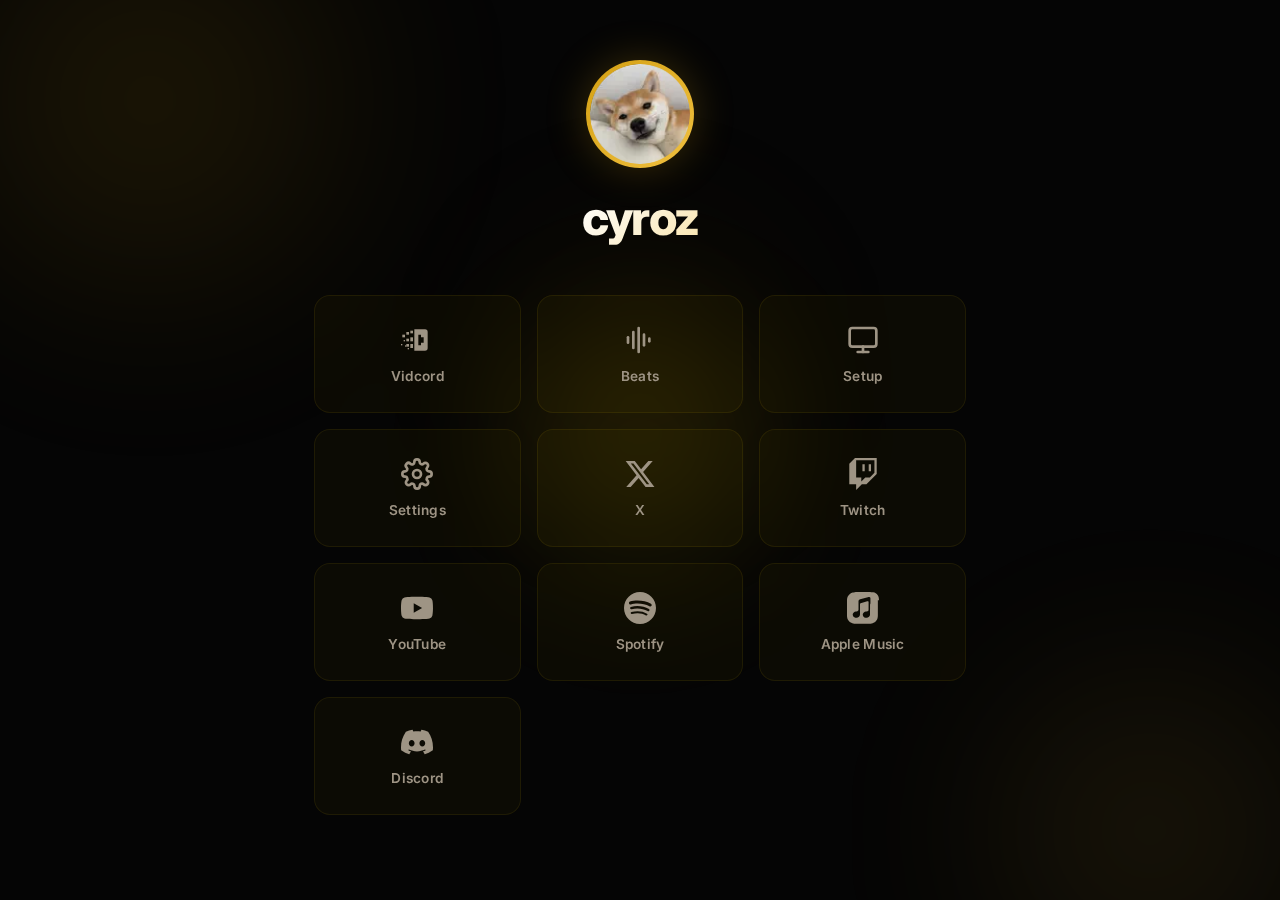
<file: index.html>
<!DOCTYPE html>
<html lang="en">

<head>
    <meta charset="UTF-8">
    <meta name="viewport" content="width=device-width, initial-scale=1.0">
    <meta name="color-scheme" content="dark">
    <meta name="theme-color" content="#050505">
    <meta name="theme-color" media="(prefers-color-scheme: dark)" content="#050505">
    <meta name="theme-color" media="(prefers-color-scheme: light)" content="#050505">
    <meta name="description" content="cyroz - Personal website and social links">
    <meta name="keywords" content="cyroz, personal website, social media, setup">
    <meta name="author" content="cyroz">
    <meta property="og:title" content="cyroz">
    <meta property="og:description" content="Personal website and social links">
    <meta property="og:type" content="website">
    <meta property="og:url" content="https://cyroz1.github.io">
    <meta property="og:image" content="https://cyroz1.github.io/assets/images/og-preview.png">
    <meta name="twitter:card" content="summary_large_image">
    <meta name="twitter:image" content="https://cyroz1.github.io/assets/images/og-preview.png">
    <link rel="canonical" href="https://cyroz1.github.io/">
    <title>cyroz</title>
    <link rel="icon" type="image/svg+xml" href="favicon.svg">
    <link rel="icon" type="image/x-icon" href="favicon.ico">
    <link rel="preload" href="assets/images/cyroz-circle-96.webp" as="image">
    <link rel="stylesheet" href="css/base.css">
    <link rel="stylesheet" href="css/styles.css">
    <link rel="preconnect" href="https://fonts.googleapis.com">
    <link rel="preconnect" href="https://fonts.gstatic.com" crossorigin>
    <link rel="preload" href="https://fonts.googleapis.com/css2?family=Inter:wght@400;500;600;700;800;900&display=swap"
        as="style">
    <link href="https://fonts.googleapis.com/css2?family=Inter:wght@400;500;600;700;800;900&display=swap"
        rel="stylesheet">
</head>

<body>
    <div class="bg-canvas">
        <div class="glow glow-1"></div>
        <div class="glow glow-2"></div>
        <div class="glow glow-3"></div>
        <div class="glow-cursor" id="glowCursor"></div>
    </div>

    <main class="container">
        <header class="hero">
            <div class="avatar-ring">
                <img src="assets/images/cyroz-circle-96.webp" alt="cyroz" width="96" height="96">
            </div>
            <h1>cyroz</h1>
        </header>

        <div class="link-grid">
            <a href="https://github.com/cyroz1/vidcord" target="_blank" rel="noopener noreferrer" class="link-card"
                id="link-vidcord" style="--delay: 0" aria-label="Vidcord — GitHub">
                <svg class="card-icon" aria-hidden="true" viewBox="0 0 24 24" fill="currentColor">
                    <path fill-rule="evenodd"
                        d="M10 4h8a2 2 0 0 1 2 2v12a2 2 0 0 1-2 2h-8V4zm3 4v8h2v-2h2v-4h-2V8h-2z" />
                    <rect x="7" y="5" width="2" height="2" />
                    <rect x="7" y="10" width="2" height="3" />
                    <rect x="7" y="15" width="2" height="3" />
                    <rect x="4" y="6" width="2" height="2" />
                    <rect x="4" y="11" width="2" height="2" />
                    <rect x="4" y="15" width="2" height="2" />
                    <rect x="5" y="18" width="1" height="1" />
                    <rect x="1" y="8" width="2" height="2" />
                    <rect x="2" y="12" width="1" height="1" />
                    <rect x="0" y="15" width="1" height="1" />
                    <rect x="3" y="16" width="1" height="1" />
                </svg>
                <span class="card-label">Vidcord</span>
            </a>

            <a href="beats.html" class="link-card" id="link-beats" style="--delay: 1"
                aria-label="Beats — buy instrumentals">
                <svg class="card-icon" aria-hidden="true" viewBox="0 0 24 24" fill="none" stroke="currentColor"
                    stroke-width="2" stroke-linecap="round" stroke-linejoin="round">
                    <path d="M3 10v4" />
                    <path d="M7 6v12" />
                    <path d="M11 3v18" />
                    <path d="M15 8v8" />
                    <path d="M19 11v2" />
                </svg>
                <span class="card-label">Beats</span>
            </a>

            <a href="setup.html" class="link-card" id="link-setup" style="--delay: 2"
                aria-label="Setup — hardware and gear">
                <svg class="card-icon" aria-hidden="true" viewBox="0 0 24 24" fill="none" stroke="currentColor"
                    stroke-width="2" stroke-linecap="round" stroke-linejoin="round">
                    <rect x="2" y="3" width="20" height="14" rx="2" ry="2" />
                    <line x1="8" y1="21" x2="16" y2="21" />
                    <line x1="12" y1="17" x2="12" y2="21" />
                </svg>
                <span class="card-label">Setup</span>
            </a>

            <a href="settings.html" class="link-card" id="link-settings" style="--delay: 3"
                aria-label="Settings — config file previews">
                <svg class="card-icon" aria-hidden="true" viewBox="0 0 24 24" fill="none" stroke="currentColor"
                    stroke-width="2" stroke-linecap="round" stroke-linejoin="round">
                    <circle cx="12" cy="12" r="3" />
                    <path
                        d="M19.4 15a1.65 1.65 0 0 0 .33 1.82l.06.06a2 2 0 1 1-2.83 2.83l-.06-.06a1.65 1.65 0 0 0-1.82-.33 1.65 1.65 0 0 0-1 1.51V21a2 2 0 0 1-4 0v-.09A1.65 1.65 0 0 0 9 19.4a1.65 1.65 0 0 0-1.82.33l-.06.06a2 2 0 1 1-2.83-2.83l.06-.06A1.65 1.65 0 0 0 4.68 15a1.65 1.65 0 0 0-1.51-1H3a2 2 0 0 1 0-4h.09A1.65 1.65 0 0 0 4.6 9a1.65 1.65 0 0 0-.33-1.82l-.06-.06a2 2 0 1 1 2.83-2.83l.06.06A1.65 1.65 0 0 0 9 4.68a1.65 1.65 0 0 0 1-1.51V3a2 2 0 0 1 4 0v.09a1.65 1.65 0 0 0 1 1.51 1.65 1.65 0 0 0 1.82-.33l.06-.06a2 2 0 1 1 2.83 2.83l-.06.06A1.65 1.65 0 0 0 19.4 9a1.65 1.65 0 0 0 1.51 1H21a2 2 0 0 1 0 4h-.09a1.65 1.65 0 0 0-1.51 1z" />
                </svg>
                <span class="card-label">Settings</span>
            </a>

            <a href="https://x.com/cyrozfn" target="_blank" rel="noopener noreferrer" class="link-card" id="link-x"
                style="--delay: 4" aria-label="cyroz on X (Twitter)">
                <svg class="card-icon" aria-hidden="true" viewBox="0 0 24 24" fill="currentColor">
                    <path
                        d="M18.244 2.25h3.308l-7.227 8.26 8.502 11.24H16.17l-5.214-6.817L4.99 21.75H1.68l7.73-8.835L1.254 2.25H8.08l4.713 6.231zm-1.161 17.52h1.833L7.084 4.126H5.117z" />
                </svg>
                <span class="card-label">X</span>
            </a>

            <a href="https://twitch.tv/cyroz_" target="_blank" rel="noopener noreferrer" class="link-card"
                id="link-twitch" style="--delay: 5" aria-label="cyroz on Twitch">
                <svg class="card-icon" aria-hidden="true" viewBox="0 0 24 24" fill="currentColor">
                    <path
                        d="M11.571 4.714h1.715v5.143H11.57zm4.715 0H18v5.143h-1.714zM6 0 1.714 4.286v15.428h5.143V24l4.286-4.286h3.428L22.286 12V0zm14.571 11.143-3.428 3.428h-3.429l-3 3v-3H6.857V1.714h13.714z" />
                </svg>
                <span class="card-label">Twitch</span>
            </a>

            <a href="https://youtube.com/@cyroz1" target="_blank" rel="noopener noreferrer" class="link-card"
                id="link-youtube" style="--delay: 6" aria-label="cyroz on YouTube">
                <svg class="card-icon" aria-hidden="true" viewBox="0 0 24 24" fill="currentColor">
                    <path
                        d="M23.498 6.186a3.016 3.016 0 0 0-2.122-2.136C19.505 3.545 12 3.545 12 3.545s-7.505 0-9.377.505A3.017 3.017 0 0 0 .502 6.186C0 8.07 0 12 0 12s0 3.93.502 5.814a3.016 3.016 0 0 0 2.122 2.136c1.871.505 9.376.505 9.376.505s7.505 0 9.377-.505a3.015 3.015 0 0 0 2.122-2.136C24 15.93 24 12 24 12s0-3.93-.502-5.814zM9.545 15.568V8.432L15.818 12z" />
                </svg>
                <span class="card-label">YouTube</span>
            </a>

            <a href="https://open.spotify.com/artist/2zpOy6dmoVh7G9efrBctHF" target="_blank" rel="noopener noreferrer"
                class="link-card" id="link-spotify" style="--delay: 7" aria-label="cyroz on Spotify">
                <svg class="card-icon" aria-hidden="true" viewBox="0 0 24 24" fill="currentColor">
                    <path
                        d="M12 0C5.4 0 0 5.4 0 12s5.4 12 12 12 12-5.4 12-12S18.66 0 12 0zm5.521 17.34c-.24.359-.66.48-1.021.24-2.82-1.74-6.36-2.101-10.561-1.141-.418.122-.779-.179-.899-.539-.12-.421.18-.78.54-.9 4.56-1.021 8.52-.6 11.64 1.32.42.18.479.659.301 1.02zm1.44-3.3c-.301.42-.841.6-1.262.3-3.239-1.98-8.159-2.58-11.939-1.38-.479.12-1.02-.12-1.14-.6-.12-.48.12-1.021.6-1.141C9.6 9.9 15 10.561 18.72 12.84c.361.181.54.78.241 1.2zm.12-3.36C15.24 8.4 8.82 8.16 5.16 9.301c-.6.179-1.2-.181-1.38-.721-.18-.601.18-1.2.72-1.381 4.26-1.26 11.28-1.02 15.721 1.621.539.3.719 1.02.419 1.56-.299.421-1.02.599-1.559.3z" />
                </svg>
                <span class="card-label">Spotify</span>
            </a>

            <a href="https://music.apple.com/us/artist/cyroz/1772918529" target="_blank" rel="noopener noreferrer"
                class="link-card" id="link-apple-music" style="--delay: 8" aria-label="cyroz on Apple Music">
                <svg class="card-icon" aria-hidden="true" viewBox="0 0 24 24" fill="currentColor">
                    <path
                        d="M23.994 6.124a9.23 9.23 0 0 0-.24-2.19c-.317-1.31-1.062-2.31-2.18-3.043A5.022 5.022 0 0 0 19.7.28a10.49 10.49 0 0 0-1.564-.15C17.638.08 17.14.05 16.458.05h-8.98c-.698 0-1.196.03-1.68.08-.55.05-1.1.13-1.57.29a4.981 4.981 0 0 0-1.87.82C1.24 2.08.5 3.13.18 4.42A9.315 9.315 0 0 0 0 6.61v10.78c0 .49.03.98.09 1.46.1.8.33 1.55.71 2.24a5.038 5.038 0 0 0 3.15 2.43c.46.12.95.19 1.43.23.49.04.99.07 1.48.07h9.16c.57 0 1.14-.02 1.71-.07a7.3 7.3 0 0 0 1.5-.25 5.024 5.024 0 0 0 3.12-2.46c.36-.67.58-1.39.69-2.15.07-.49.1-.99.11-1.49V6.124zm-6.72 2.338l-.01 8.16c0 .34-.04.67-.14.99a2.198 2.198 0 0 1-1.58 1.49c-.36.1-.73.15-1.1.17-.93.04-1.78-.37-2.26-1.15a2.207 2.207 0 0 1 .44-2.78c.46-.38 1-.61 1.59-.71.37-.06.74-.1 1.1-.18.38-.08.65-.3.77-.67.07-.21.1-.43.1-.65l.01-5.71a.8.8 0 0 0-.01-.15c-.05-.28-.2-.44-.48-.39-.18.03-.36.08-.53.13l-4.97 1.34c-.22.06-.37.2-.42.43-.02.11-.03.23-.03.35v7.39c0 .37-.05.73-.16 1.08a2.183 2.183 0 0 1-1.57 1.45c-.37.1-.75.15-1.13.17-.9.04-1.74-.35-2.22-1.12a2.208 2.208 0 0 1 .4-2.79 3.16 3.16 0 0 1 1.58-.72c.37-.06.74-.11 1.11-.18.39-.08.66-.31.78-.69.06-.2.09-.4.09-.61V6.898c0-.39.08-.72.38-.99.24-.22.53-.35.85-.42l5.76-1.55c.33-.09.67-.15 1.01-.17.43-.02.75.2.87.62.05.16.07.33.07.5v4.458z" />
                </svg>
                <span class="card-label">Apple Music</span>
            </a>

            <a href="https://discord.gg/aJGKfQk" target="_blank" rel="noopener noreferrer" class="link-card"
                id="link-discord" style="--delay: 9" aria-label="cyroz Discord server">
                <svg class="card-icon" aria-hidden="true" viewBox="0 0 24 24" fill="currentColor">
                    <path
                        d="M20.317 4.3698a19.7913 19.7913 0 00-4.8851-1.5152.0741.0741 0 00-.0785.0371c-.211.3753-.4447.8648-.6083 1.2495-1.8447-.2762-3.68-.2762-5.4868 0-.1636-.3933-.4058-.8742-.6177-1.2495a.077.077 0 00-.0785-.037 19.7363 19.7363 0 00-4.8852 1.515.0699.0699 0 00-.0321.0277C.5334 9.0458-.319 13.5799.0992 18.0578a.0824.0824 0 00.0312.0561c2.0528 1.5076 4.0413 2.4228 5.9929 3.0294a.0777.0777 0 00.0842-.0276c.4616-.6304.8731-1.2952 1.226-1.9942a.076.076 0 00-.0416-.1057c-.6528-.2476-1.2743-.5495-1.8722-.8923a.077.077 0 01-.0076-.1277c.1258-.0943.2517-.1923.3718-.2914a.0743.0743 0 01.0776-.0105c3.9278 1.7933 8.18 1.7933 12.0614 0a.0739.0739 0 01.0785.0095c.1202.099.246.1981.3728.2924a.077.077 0 01-.0066.1276 12.2986 12.2986 0 01-1.8732.8914.0766.0766 0 00-.0407.1067c.3604.698.7719 1.3628 1.225 1.9932a.076.076 0 00.0842.0286c1.961-.6067 3.9495-1.5219 6.0023-3.0294a.077.077 0 00.0313-.0552c.5004-5.177-.8382-9.6739-3.5485-13.6604a.061.061 0 00-.0312-.0286zM8.02 15.3312c-1.1825 0-2.1569-1.0857-2.1569-2.419 0-1.3332.9555-2.4189 2.157-2.4189 1.2108 0 2.1757 1.0952 2.1568 2.419 0 1.3332-.9555 2.4189-2.1569 2.4189zm7.9748 0c-1.1825 0-2.1569-1.0857-2.1569-2.419 0-1.3332.9554-2.4189 2.1569-2.4189 1.2108 0 2.1757 1.0952 2.1568 2.419 0 1.3332-.946 2.4189-2.1568 2.4189z" />
                </svg>
                <span class="card-label">Discord</span>
            </a>
        </div>
    </main>

    <script src="js/cursor.js" defer></script>
</body>

</html>
</file>
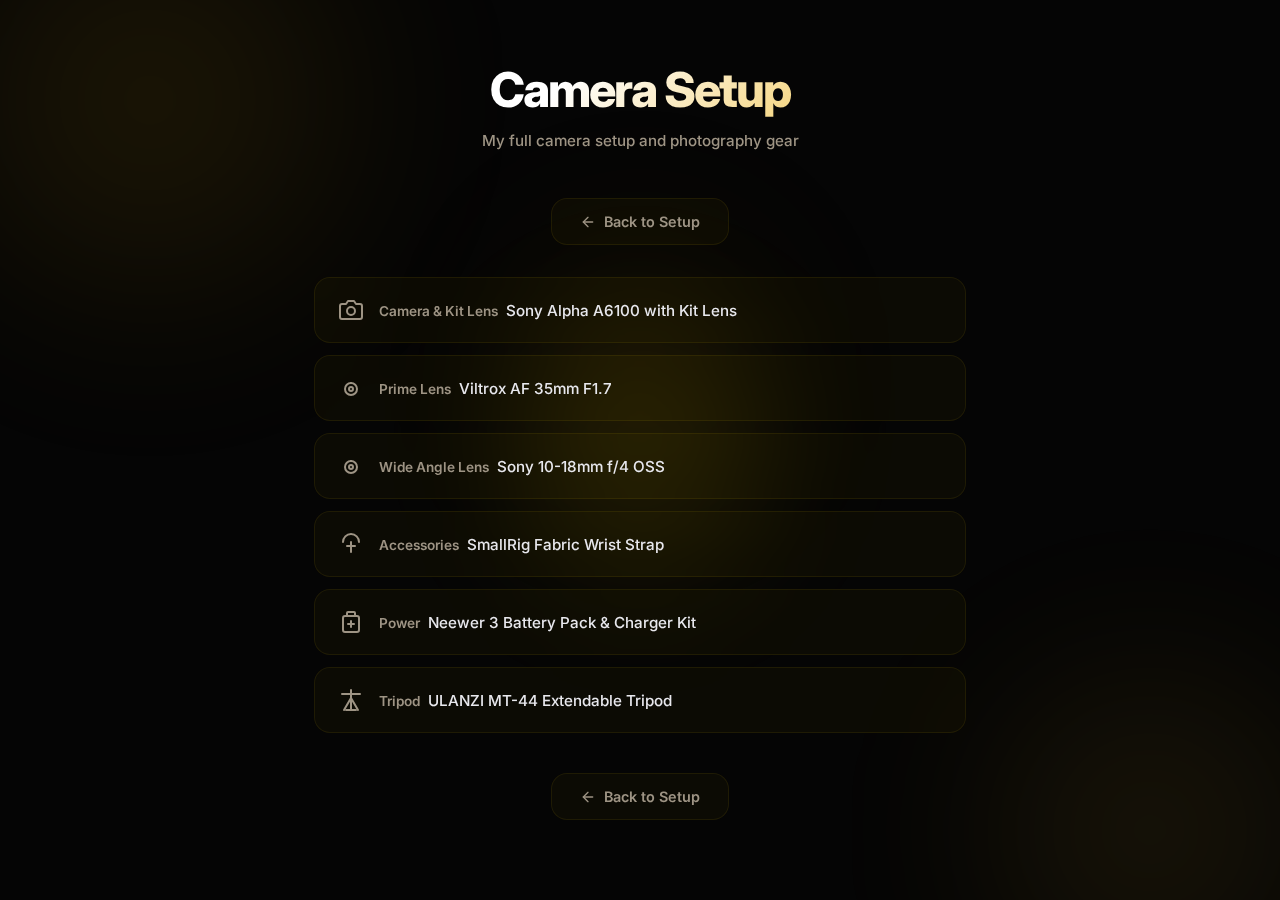
<file: camera.html>
<!DOCTYPE html>
<html lang="en">

<head>
    <meta charset="UTF-8">
    <meta name="viewport" content="width=device-width, initial-scale=1.0">
    <meta name="color-scheme" content="dark">
    <meta name="theme-color" content="#050505">
    <meta name="theme-color" media="(prefers-color-scheme: dark)" content="#050505">
    <meta name="theme-color" media="(prefers-color-scheme: light)" content="#050505">
    <meta name="description" content="cyroz - Camera Setup">
    <meta name="keywords" content="cyroz, camera, gear, setup, photography">
    <meta name="author" content="cyroz">
    <meta property="og:title" content="cyroz - Camera Setup">
    <meta property="og:description" content="Camera setup and gear information">
    <meta property="og:type" content="website">
    <meta property="og:url" content="https://cyroz1.github.io/camera.html">
    <meta property="og:image" content="https://cyroz1.github.io/assets/images/og-preview.png">
    <meta name="twitter:card" content="summary_large_image">
    <meta name="twitter:image" content="https://cyroz1.github.io/assets/images/og-preview.png">
    <link rel="canonical" href="https://cyroz1.github.io/camera.html">
    <title>Camera Setup - cyroz</title>
    <link rel="icon" type="image/svg+xml" href="favicon.svg">
    <link rel="icon" type="image/x-icon" href="favicon.ico">
    <link rel="stylesheet" href="css/base.css">
    <link rel="stylesheet" href="css/setup.css">
    <link rel="preconnect" href="https://fonts.googleapis.com">
    <link rel="preconnect" href="https://fonts.gstatic.com" crossorigin>
    <link rel="preload" href="https://fonts.googleapis.com/css2?family=Inter:wght@400;500;600;700;800;900&display=swap"
        as="style">
    <link href="https://fonts.googleapis.com/css2?family=Inter:wght@400;500;600;700;800;900&display=swap"
        rel="stylesheet">
</head>

<body>
    <div class="bg-canvas">
        <div class="glow glow-1"></div>
        <div class="glow glow-2"></div>
        <div class="glow glow-3"></div>
        <div class="glow-cursor" id="glowCursor"></div>
    </div>

    <main class="container">
        <header class="hero">
            <h1>Camera Setup</h1>
            <p>My full camera setup and photography gear</p>
        </header>

        <div class="back-wrapper" style="margin-bottom: 32px;">
            <a href="setup.html" class="back-button">
                <svg width="16" height="16" viewBox="0 0 24 24" fill="none" stroke="currentColor" stroke-width="2"
                    stroke-linecap="round" stroke-linejoin="round" aria-hidden="true">
                    <line x1="19" y1="12" x2="5" y2="12" />
                    <polyline points="12 19 5 12 12 5" />
                </svg>
                Back to Setup
            </a>
        </div>

        <div class="setup-grid">
            <div class="setup-item" style="--delay: 0">
                <svg class="item-icon" aria-hidden="true" viewBox="0 0 24 24" fill="none" stroke="currentColor"
                    stroke-width="2" stroke-linecap="round" stroke-linejoin="round">
                    <path d="M23 19a2 2 0 0 1-2 2H3a2 2 0 0 1-2-2V8a2 2 0 0 1 2-2h4l2-3h6l2 3h4a2 2 0 0 1 2 2z" />
                    <circle cx="12" cy="13" r="4" />
                </svg>
                <div class="item-content">
                    <span class="item-label">Camera & Kit Lens</span>
                    <a href="https://www.amazon.com/Sony-Mirrorless-Camera-16-50mm-ILCE6100L/dp/B07X71JK4L"
                        target="_blank" rel="noopener noreferrer">Sony Alpha A6100 with Kit Lens</a>
                </div>
            </div>

            <div class="setup-item" style="--delay: 1">
                <svg class="item-icon" aria-hidden="true" viewBox="0 0 24 24" fill="none" stroke="currentColor"
                    stroke-width="2" stroke-linecap="round" stroke-linejoin="round">
                    <circle cx="12" cy="13" r="6" />
                    <circle cx="12" cy="13" r="2" />
                    <line x1="12" y1="7" x2="12" y2="7.01" />
                </svg>
                <div class="item-content">
                    <span class="item-label">Prime Lens</span>
                    <a href="https://www.amazon.com/VILTROX-35mm-AF-F1-7-Aperture/dp/B0DP75SP1N" target="_blank"
                        rel="noopener noreferrer">Viltrox AF 35mm F1.7</a>
                </div>
            </div>

            <div class="setup-item" style="--delay: 2">
                <svg class="item-icon" aria-hidden="true" viewBox="0 0 24 24" fill="none" stroke="currentColor"
                    stroke-width="2" stroke-linecap="round" stroke-linejoin="round">
                    <circle cx="12" cy="13" r="6" />
                    <circle cx="12" cy="13" r="2" />
                    <line x1="12" y1="7" x2="12" y2="7.01" />
                </svg>
                <div class="item-content">
                    <span class="item-label">Wide Angle Lens</span>
                    <a href="https://www.amazon.com/Sony-10-18mm-Wide-angle-Zoom-SEL1018/dp/B0096W1ONK" target="_blank"
                        rel="noopener noreferrer">Sony 10-18mm f/4 OSS</a>
                </div>
            </div>

            <div class="setup-item" style="--delay: 3">
                <svg class="item-icon" aria-hidden="true" viewBox="0 0 24 24" fill="none" stroke="currentColor"
                    stroke-width="2" stroke-linecap="round" stroke-linejoin="round">
                    <path d="M4 10a8 8 0 0 1 16 0" />
                    <line x1="12" y1="10" x2="12" y2="20" />
                    <path d="M8 14h8" />
                </svg>
                <div class="item-content">
                    <span class="item-label">Accessories</span>
                    <a href="https://www.amazon.com/dp/B0DMT3BMXY?ref=ppx_yo2ov_dt_b_fed_asin_title" target="_blank"
                        rel="noopener noreferrer">SmallRig Fabric Wrist Strap</a>
                </div>
            </div>

            <div class="setup-item" style="--delay: 4">
                <svg class="item-icon" aria-hidden="true" viewBox="0 0 24 24" fill="none" stroke="currentColor"
                    stroke-width="2" stroke-linecap="round" stroke-linejoin="round">
                    <rect x="8" y="2" width="8" height="4" rx="1" />
                    <rect x="4" y="6" width="16" height="16" rx="2" />
                    <line x1="12" y1="11" x2="12" y2="17" />
                    <line x1="9" y1="14" x2="15" y2="14" />
                </svg>
                <div class="item-content">
                    <span class="item-label">Power</span>
                    <a href="https://www.amazon.com/dp/B0BKWDSWQJ?ref=ppx_yo2ov_dt_b_fed_asin_title" target="_blank"
                        rel="noopener noreferrer">Neewer 3 Battery Pack & Charger Kit</a>
                </div>
            </div>

            <div class="setup-item" style="--delay: 5">
                <svg class="item-icon" aria-hidden="true" viewBox="0 0 24 24" fill="none" stroke="currentColor"
                    stroke-width="2" stroke-linecap="round" stroke-linejoin="round">
                    <path d="M12 2v20" />
                    <path d="M7 22h10" />
                    <path d="M12 10 5 22" />
                    <path d="M12 10 19 22" />
                    <path d="M3 6h18" />
                </svg>
                <div class="item-content">
                    <span class="item-label">Tripod</span>
                    <a href="https://www.amazon.com/dp/B09T92NK4J?ref_=ppx_hzsearch_conn_dt_b_fed_asin_title_1"
                        target="_blank" rel="noopener noreferrer">ULANZI MT-44 Extendable Tripod</a>
                </div>
            </div>
        </div>

        <div class="back-wrapper">
            <a href="setup.html" class="back-button">
                <svg width="16" height="16" viewBox="0 0 24 24" fill="none" stroke="currentColor" stroke-width="2"
                    stroke-linecap="round" stroke-linejoin="round" aria-hidden="true">
                    <line x1="19" y1="12" x2="5" y2="12" />
                    <polyline points="12 19 5 12 12 5" />
                </svg>
                Back to Setup
            </a>
        </div>
    </main>

    <script src="js/cursor.js" defer></script>
</body>

</html>
</file>
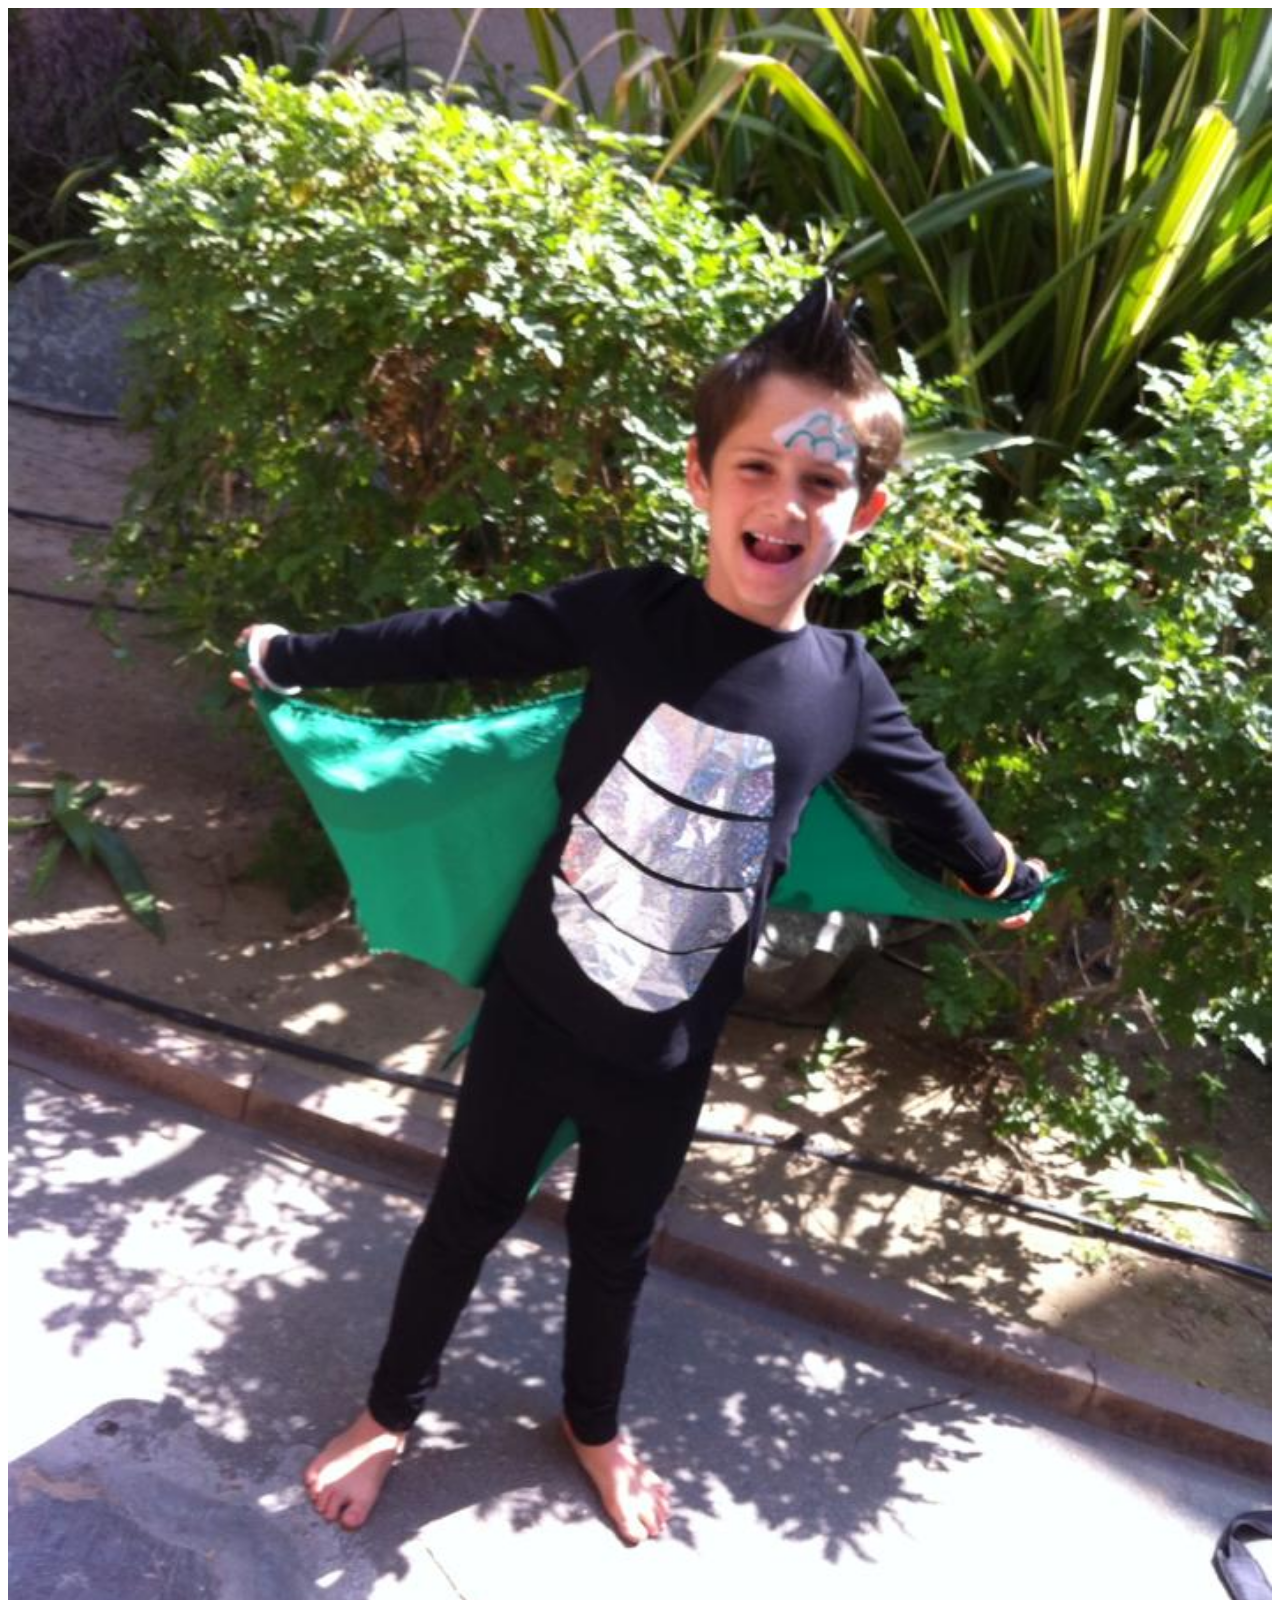
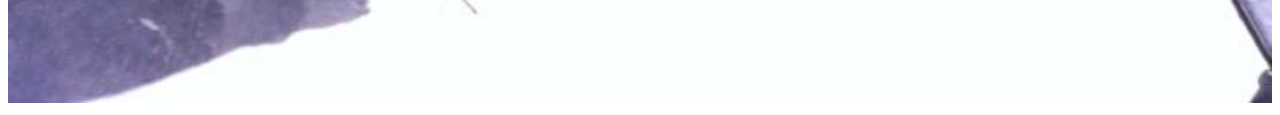
<file: potato.html>
<!DOCTYPE html>
<html lang="en">
<head>
    <meta charset="UTF-8">
    <meta name="viewport" content="width=device-width, initial-scale=1.0">
    <title>potato</title>
    <link rel="stylesheet" href="potato.css">
</head>
<body>
    <main>
        <div>
            <img src="/files/skull emoji.jpg" alt="">
        </div>
    </main>
</body>
</html>
</file>
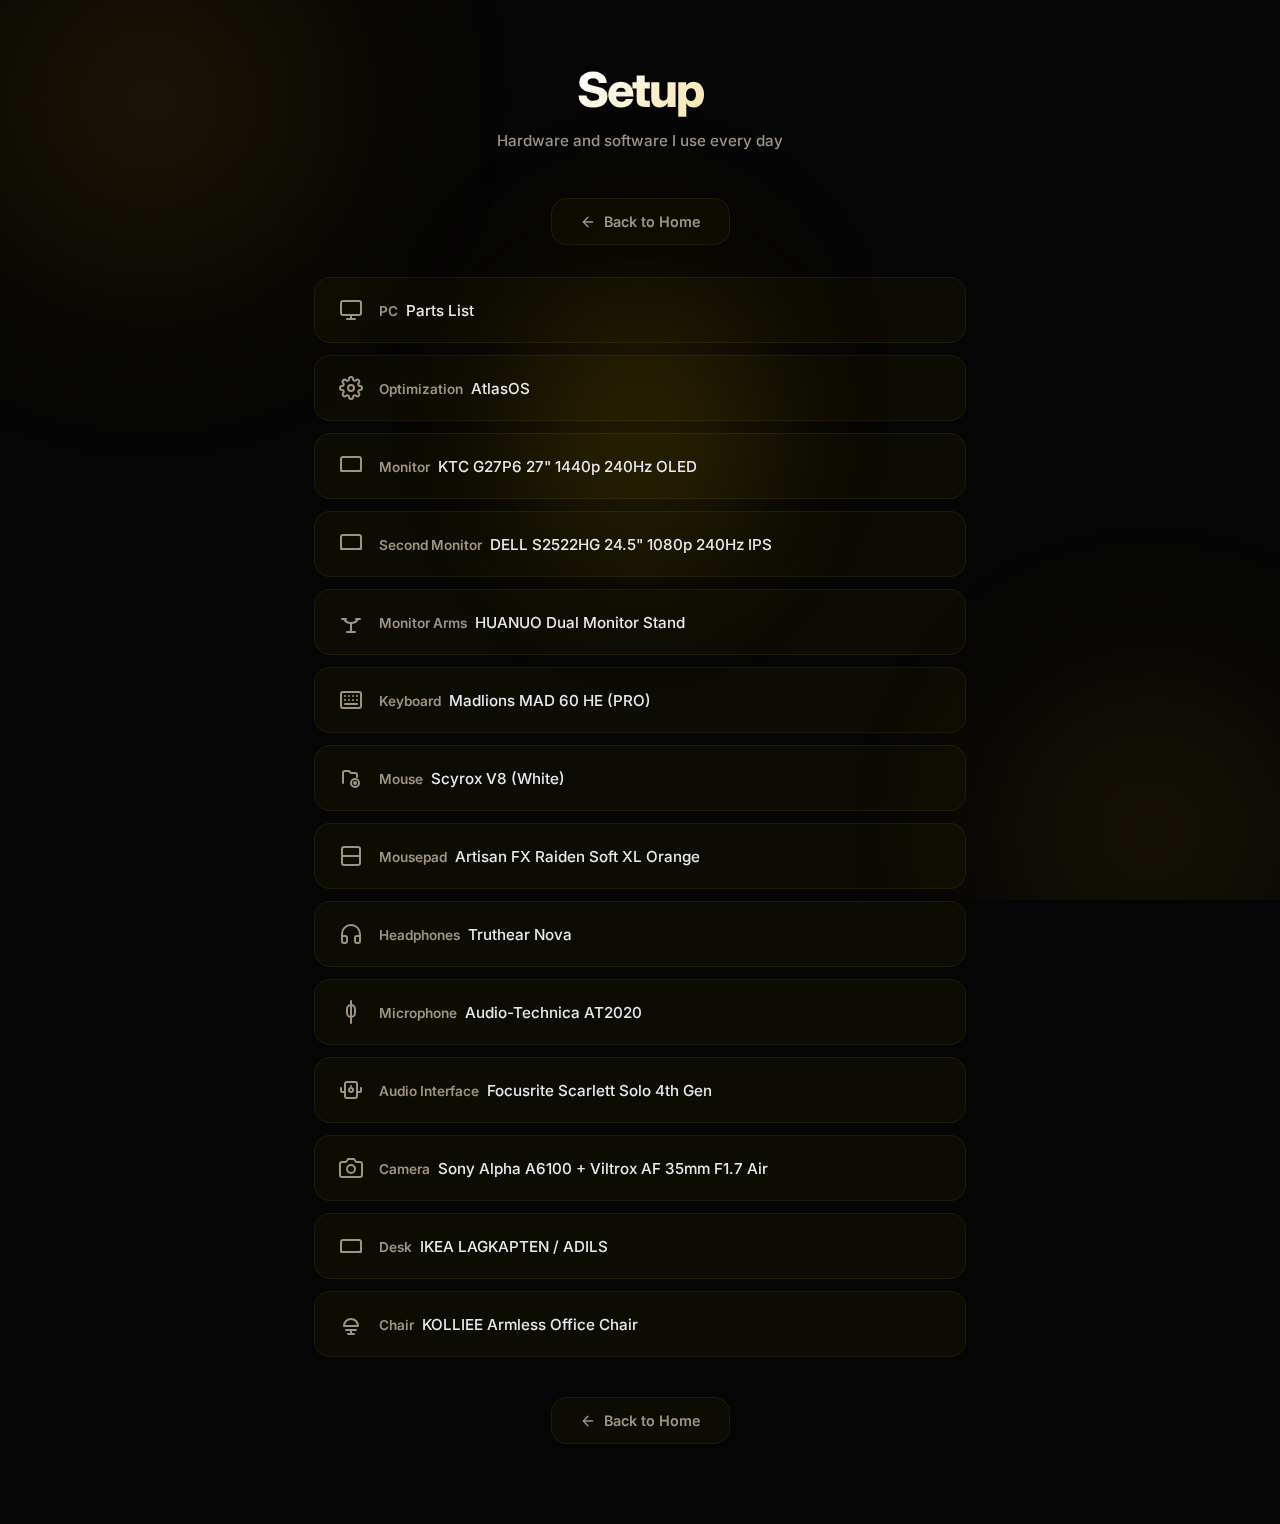
<file: setup.html>
<!DOCTYPE html>
<html lang="en">

<head>
    <meta charset="UTF-8">
    <meta name="viewport" content="width=device-width, initial-scale=1.0">
    <meta name="color-scheme" content="dark">
    <meta name="theme-color" content="#050505">
    <meta name="theme-color" media="(prefers-color-scheme: dark)" content="#050505">
    <meta name="theme-color" media="(prefers-color-scheme: light)" content="#050505">
    <meta name="description" content="cyroz - Setup and gear information">
    <meta name="keywords" content="cyroz, setup, gear, pc, hardware">
    <meta name="author" content="cyroz">
    <meta property="og:title" content="cyroz - Setup">
    <meta property="og:description" content="Setup and gear information">
    <meta property="og:type" content="website">
    <meta property="og:url" content="https://cyroz1.github.io/setup.html">
    <meta property="og:image" content="https://cyroz1.github.io/assets/images/og-preview.png">
    <meta name="twitter:card" content="summary_large_image">
    <meta name="twitter:image" content="https://cyroz1.github.io/assets/images/og-preview.png">
    <link rel="canonical" href="https://cyroz1.github.io/setup.html">
    <title>Setup - cyroz</title>
    <link rel="icon" type="image/svg+xml" href="favicon.svg">
    <link rel="icon" type="image/x-icon" href="favicon.ico">
    <link rel="stylesheet" href="css/base.css">
    <link rel="stylesheet" href="css/setup.css">
    <link rel="preconnect" href="https://fonts.googleapis.com">
    <link rel="preconnect" href="https://fonts.gstatic.com" crossorigin>
    <link rel="preload" href="https://fonts.googleapis.com/css2?family=Inter:wght@400;500;600;700;800;900&display=swap"
        as="style">
    <link href="https://fonts.googleapis.com/css2?family=Inter:wght@400;500;600;700;800;900&display=swap"
        rel="stylesheet">
</head>

<body>
    <div class="bg-canvas">
        <div class="glow glow-1"></div>
        <div class="glow glow-2"></div>
        <div class="glow glow-3"></div>
        <div class="glow-cursor" id="glowCursor"></div>
    </div>

    <main class="container">
        <header class="hero">
            <h1>Setup</h1>
            <p>Hardware and software I use every day</p>
        </header>

        <div class="back-wrapper" style="margin-bottom: 32px;">
            <a href="index.html" class="back-button">
                <svg width="16" height="16" viewBox="0 0 24 24" fill="none" stroke="currentColor" stroke-width="2"
                    stroke-linecap="round" stroke-linejoin="round" aria-hidden="true">
                    <line x1="19" y1="12" x2="5" y2="12" />
                    <polyline points="12 19 5 12 12 5" />
                </svg>
                Back to Home
            </a>
        </div>

        <div class="setup-grid">
            <div class="setup-item" style="--delay: 0">
                <svg class="item-icon" aria-hidden="true" viewBox="0 0 24 24" fill="none" stroke="currentColor"
                    stroke-width="2" stroke-linecap="round" stroke-linejoin="round">
                    <rect x="2" y="3" width="20" height="14" rx="2" />
                    <line x1="8" y1="21" x2="16" y2="21" />
                    <line x1="12" y1="17" x2="12" y2="21" />
                </svg>
                <div class="item-content">
                    <span class="item-label">PC</span>
                    <a href="https://pcpartpicker.com/user/cyr6z/saved/#view=QsbTrH" target="_blank"
                        rel="noopener noreferrer">Parts List</a>
                </div>
            </div>

            <div class="setup-item" style="--delay: 1">
                <svg class="item-icon" aria-hidden="true" viewBox="0 0 24 24" fill="none" stroke="currentColor"
                    stroke-width="2" stroke-linecap="round" stroke-linejoin="round">
                    <circle cx="12" cy="12" r="3" />
                    <path
                        d="M19.4 15a1.65 1.65 0 0 0 .33 1.82l.06.06a2 2 0 1 1-2.83 2.83l-.06-.06a1.65 1.65 0 0 0-1.82-.33 1.65 1.65 0 0 0-1 1.51V21a2 2 0 0 1-4 0v-.09A1.65 1.65 0 0 0 9 19.4a1.65 1.65 0 0 0-1.82.33l-.06.06a2 2 0 1 1-2.83-2.83l.06-.06A1.65 1.65 0 0 0 4.68 15a1.65 1.65 0 0 0-1.51-1H3a2 2 0 0 1 0-4h.09A1.65 1.65 0 0 0 4.6 9a1.65 1.65 0 0 0-.33-1.82l-.06-.06a2 2 0 1 1 2.83-2.83l.06.06A1.65 1.65 0 0 0 9 4.68a1.65 1.65 0 0 0 1-1.51V3a2 2 0 0 1 4 0v.09a1.65 1.65 0 0 0 1 1.51 1.65 1.65 0 0 0 1.82-.33l.06-.06a2 2 0 1 1 2.83 2.83l-.06.06A1.65 1.65 0 0 0 19.4 9a1.65 1.65 0 0 0 1.51 1H21a2 2 0 0 1 0 4h-.09a1.65 1.65 0 0 0-1.51 1z" />
                </svg>
                <div class="item-content">
                    <span class="item-label">Optimization</span>
                    <a href="https://atlasos.net/" target="_blank" rel="noopener noreferrer">AtlasOS</a>
                </div>
            </div>

            <div class="setup-item" style="--delay: 2">
                <svg class="item-icon" aria-hidden="true" viewBox="0 0 24 24" fill="none" stroke="currentColor"
                    stroke-width="2" stroke-linecap="round" stroke-linejoin="round">
                    <rect x="2" y="3" width="20" height="14" rx="2" />
                    <line x1="2" y1="17" x2="22" y2="17" />
                </svg>
                <div class="item-content">
                    <span class="item-label">Monitor</span>
                    <a href="https://a.co/d/hwIRbhm" target="_blank" rel="noopener noreferrer">KTC G27P6 27" 1440p 240Hz
                        OLED</a>
                </div>
            </div>

            <div class="setup-item" style="--delay: 3">
                <svg class="item-icon" aria-hidden="true" viewBox="0 0 24 24" fill="none" stroke="currentColor"
                    stroke-width="2" stroke-linecap="round" stroke-linejoin="round">
                    <rect x="2" y="3" width="20" height="14" rx="2" />
                    <line x1="2" y1="17" x2="22" y2="17" />
                </svg>
                <div class="item-content">
                    <span class="item-label">Second Monitor</span>
                    <a href="https://a.co/d/dhPc3pY" target="_blank" rel="noopener noreferrer">DELL S2522HG 24.5" 1080p
                        240Hz IPS</a>
                </div>
            </div>

            <div class="setup-item" style="--delay: 4">
                <!-- Monitor arm / stand icon -->
                <svg class="item-icon" aria-hidden="true" viewBox="0 0 24 24" fill="none" stroke="currentColor"
                    stroke-width="2" stroke-linecap="round" stroke-linejoin="round">
                    <line x1="12" y1="22" x2="12" y2="13" />
                    <line x1="8" y1="22" x2="16" y2="22" />
                    <path d="M12 13 C12 13 7 13 5 9" />
                    <path d="M12 13 C12 13 17 13 19 9" />
                    <line x1="3" y1="9" x2="7" y2="9" />
                    <line x1="17" y1="9" x2="21" y2="9" />
                </svg>
                <div class="item-content">
                    <span class="item-label">Monitor Arms</span>
                    <a href="https://a.co/d/2Th6EFp" target="_blank" rel="noopener noreferrer">HUANUO Dual Monitor
                        Stand</a>
                </div>
            </div>

            <div class="setup-item" style="--delay: 5">
                <svg class="item-icon" aria-hidden="true" viewBox="0 0 24 24" fill="none" stroke="currentColor"
                    stroke-width="2" stroke-linecap="round" stroke-linejoin="round">
                    <rect x="2" y="4" width="20" height="16" rx="2" />
                    <path d="M6 8h.01M10 8h.01M14 8h.01M18 8h.01M6 12h.01M10 12h.01M14 12h.01M18 12h.01M6 16h12" />
                </svg>
                <div class="item-content">
                    <span class="item-label">Keyboard</span>
                    <a href="https://madlionskeyboard.com/product/mad60he/" target="_blank"
                        rel="noopener noreferrer">Madlions MAD 60 HE (PRO)</a>
                </div>
            </div>

            <div class="setup-item" style="--delay: 6">
                <svg class="item-icon" aria-hidden="true" viewBox="0 0 24 24" fill="none" stroke="currentColor"
                    stroke-width="2" stroke-linecap="round" stroke-linejoin="round">
                    <path d="M4 17V7a2 2 0 0 1 2-2h4l2 2h4a2 2 0 0 1 2 2v2" />
                    <path d="M12 17a4 4 0 1 0 8 0 4 4 0 1 0-8 0" />
                    <circle cx="16" cy="17" r="1" />
                </svg>
                <div class="item-content">
                    <span class="item-label">Mouse</span>
                    <a href="https://scyrox.com/products/scyrox-v8?variant=41125308530750" target="_blank"
                        rel="noopener noreferrer">Scyrox V8 (White)</a>
                </div>
            </div>

            <div class="setup-item" style="--delay: 7">
                <svg class="item-icon" aria-hidden="true" viewBox="0 0 24 24" fill="none" stroke="currentColor"
                    stroke-width="2" stroke-linecap="round" stroke-linejoin="round">
                    <rect x="3" y="3" width="18" height="18" rx="2" />
                    <line x1="3" y1="12" x2="21" y2="12" />
                </svg>
                <div class="item-content">
                    <span class="item-label">Mousepad</span>
                    <a href="https://artisan-jp.com/global/fx-raiden" target="_blank" rel="noopener noreferrer">Artisan
                        FX Raiden Soft XL Orange</a>
                </div>
            </div>

            <div class="setup-item" style="--delay: 8">
                <svg class="item-icon" aria-hidden="true" viewBox="0 0 24 24" fill="none" stroke="currentColor"
                    stroke-width="2" stroke-linecap="round" stroke-linejoin="round">
                    <path d="M3 18v-6a9 9 0 0 1 18 0v6" />
                    <path
                        d="M21 19a2 2 0 0 1-2 2h-1a2 2 0 0 1-2-2v-3a2 2 0 0 1 2-2h3zM3 19a2 2 0 0 0 2 2h1a2 2 0 0 0 2-2v-3a2 2 0 0 0-2-2H3z" />
                </svg>
                <div class="item-content">
                    <span class="item-label">Headphones</span>
                    <a href="https://truthear.com/products/nova" target="_blank" rel="noopener noreferrer">Truthear
                        Nova</a>
                </div>
            </div>

            <div class="setup-item" style="--delay: 9">
                <svg class="item-icon" aria-hidden="true" viewBox="0 0 24 24" fill="none" stroke="currentColor"
                    stroke-width="2" stroke-linecap="round" stroke-linejoin="round">
                    <line x1="12" y1="1" x2="12" y2="23" />
                    <path d="M12 5a4 4 0 0 1 4 4v4a4 4 0 0 1-8 0V9a4 4 0 0 1 4-4z" />
                </svg>
                <div class="item-content">
                    <span class="item-label">Microphone</span>
                    <a href="https://a.co/d/484D3ks" target="_blank" rel="noopener noreferrer">Audio-Technica AT2020</a>
                </div>
            </div>

            <div class="setup-item" style="--delay: 10">
                <svg class="item-icon" aria-hidden="true" viewBox="0 0 24 24" fill="none" stroke="currentColor"
                    stroke-width="2" stroke-linecap="round" stroke-linejoin="round">
                    <path d="M2 10v3a1 1 0 0 0 1 1h3" />
                    <path d="M22 10v3a1 1 0 0 1-1 1h-3" />
                    <rect x="6" y="4" width="12" height="16" rx="2" />
                    <circle cx="12" cy="12" r="2" />
                    <line x1="12" y1="8" x2="12" y2="8.01" />
                </svg>
                <div class="item-content">
                    <span class="item-label">Audio Interface</span>
                    <a href="https://a.co/d/e5jVWsV" target="_blank" rel="noopener noreferrer">Focusrite Scarlett Solo
                        4th Gen</a>
                </div>
            </div>

            <div class="setup-item" style="--delay: 11">
                <svg class="item-icon" aria-hidden="true" viewBox="0 0 24 24" fill="none" stroke="currentColor"
                    stroke-width="2" stroke-linecap="round" stroke-linejoin="round">
                    <path d="M23 19a2 2 0 0 1-2 2H3a2 2 0 0 1-2-2V8a2 2 0 0 1 2-2h4l2-3h6l2 3h4a2 2 0 0 1 2 2z" />
                    <circle cx="12" cy="13" r="4" />
                </svg>
                <div class="item-content">
                    <span class="item-label">Camera</span>
                    <a href="https://a.co/d/1DhUBHQ" target="_blank" rel="noopener noreferrer">Sony Alpha A6100 +
                        Viltrox AF 35mm F1.7 Air</a>
                </div>
            </div>

            <div class="setup-item" style="--delay: 12">
                <svg class="item-icon" aria-hidden="true" viewBox="0 0 24 24" fill="none" stroke="currentColor"
                    stroke-width="2" stroke-linecap="round" stroke-linejoin="round">
                    <rect x="2" y="6" width="20" height="12" rx="2" />
                    <line x1="2" y1="18" x2="22" y2="18" />
                </svg>
                <div class="item-content">
                    <span class="item-label">Desk</span>
                    <a href="https://www.ikea.com/us/en/p/lagkapten-adils-desk-white-s29416758/#content" target="_blank"
                        rel="noopener noreferrer">IKEA LAGKAPTEN / ADILS</a>
                </div>
            </div>

            <div class="setup-item" style="--delay: 13">
                <svg class="item-icon" aria-hidden="true" viewBox="0 0 24 24" fill="none" stroke="currentColor"
                    stroke-width="2" stroke-linecap="round" stroke-linejoin="round">
                    <path d="M7 18h10" />
                    <path d="M12 18v4" />
                    <path d="M5 14a7 7 0 0 1 7-7 7 7 0 0 1 7 7v0H5z" />
                    <line x1="9" y1="22" x2="15" y2="22" />
                </svg>
                <div class="item-content">
                    <span class="item-label">Chair</span>
                    <a href="https://a.co/d/1aMG9Xk" target="_blank" rel="noopener noreferrer">KOLLIEE Armless Office
                        Chair</a>
                </div>
            </div>
        </div>

        <div class="back-wrapper">
            <a href="index.html" class="back-button">
                <svg width="16" height="16" viewBox="0 0 24 24" fill="none" stroke="currentColor" stroke-width="2"
                    stroke-linecap="round" stroke-linejoin="round" aria-hidden="true">
                    <line x1="19" y1="12" x2="5" y2="12" />
                    <polyline points="12 19 5 12 12 5" />
                </svg>
                Back to Home
            </a>
        </div>
    </main>

    <script src="js/cursor.js" defer></script>
</body>

</html>
</file>
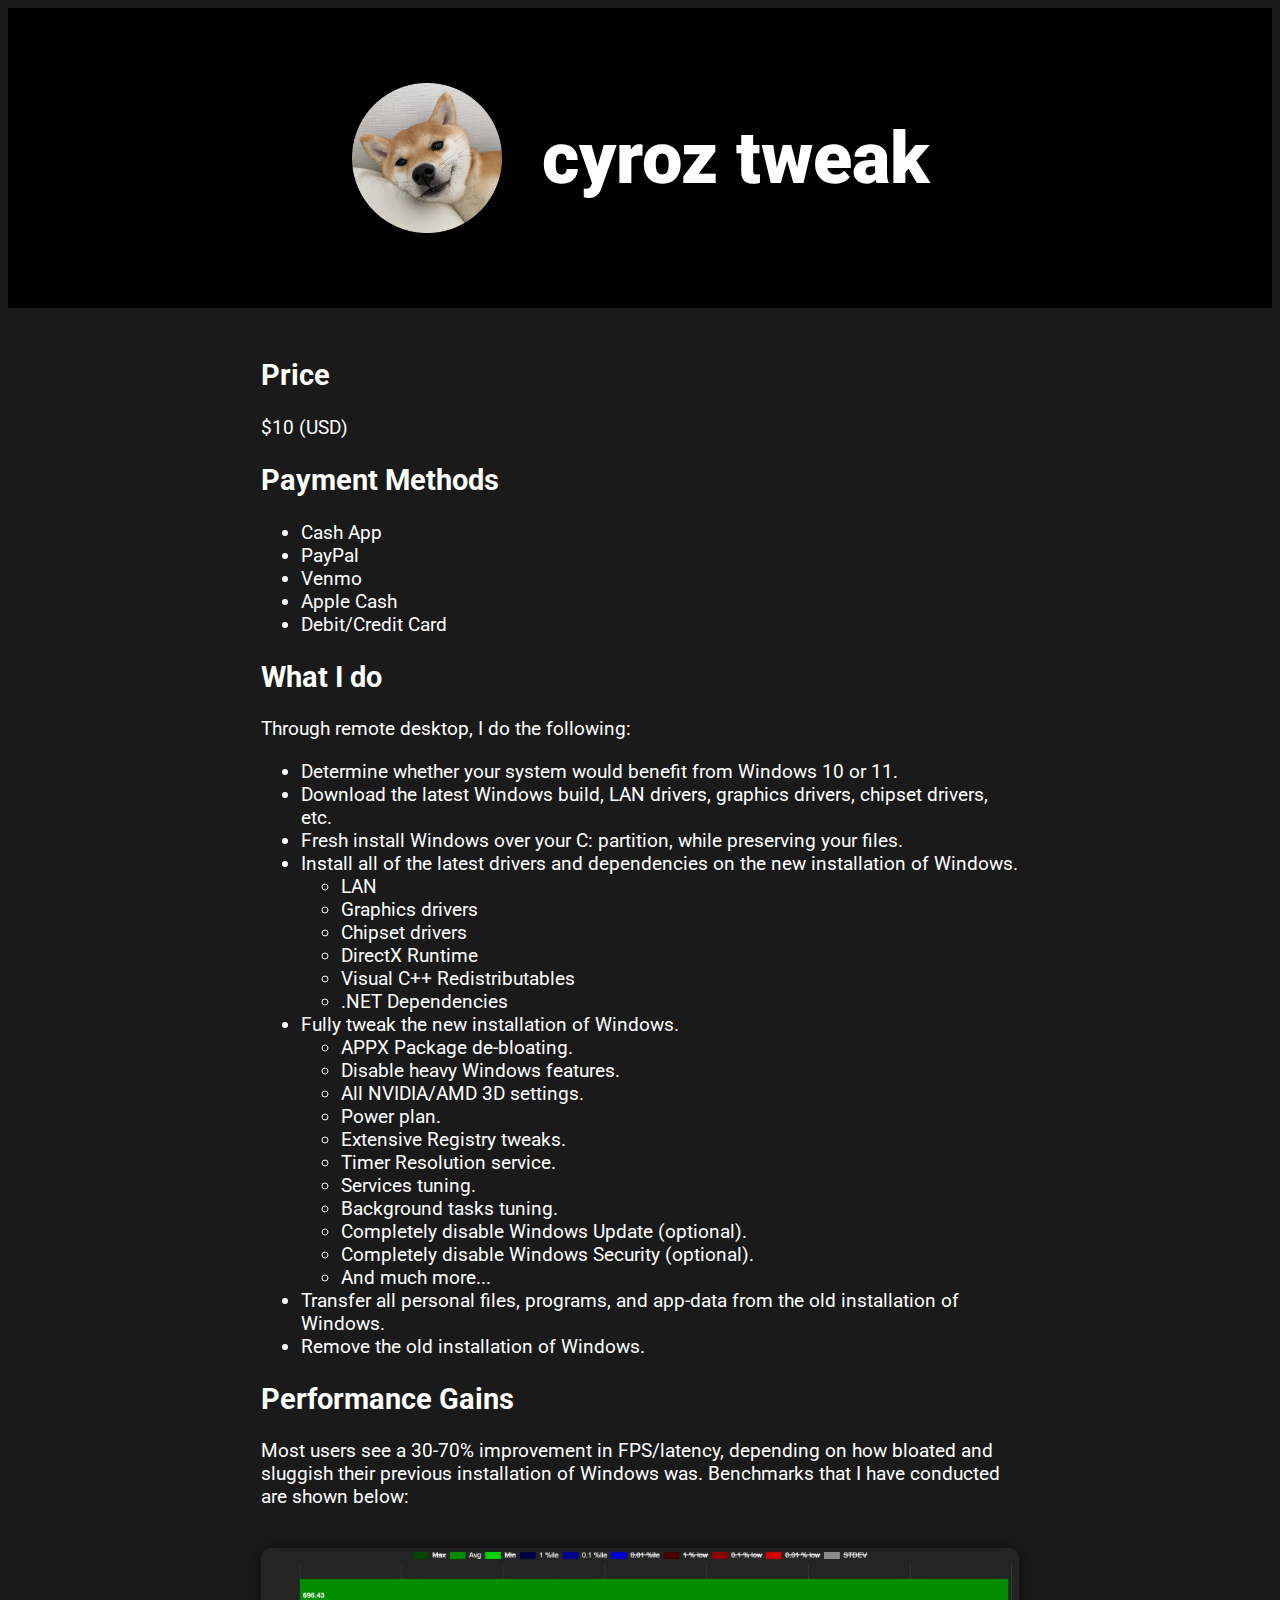
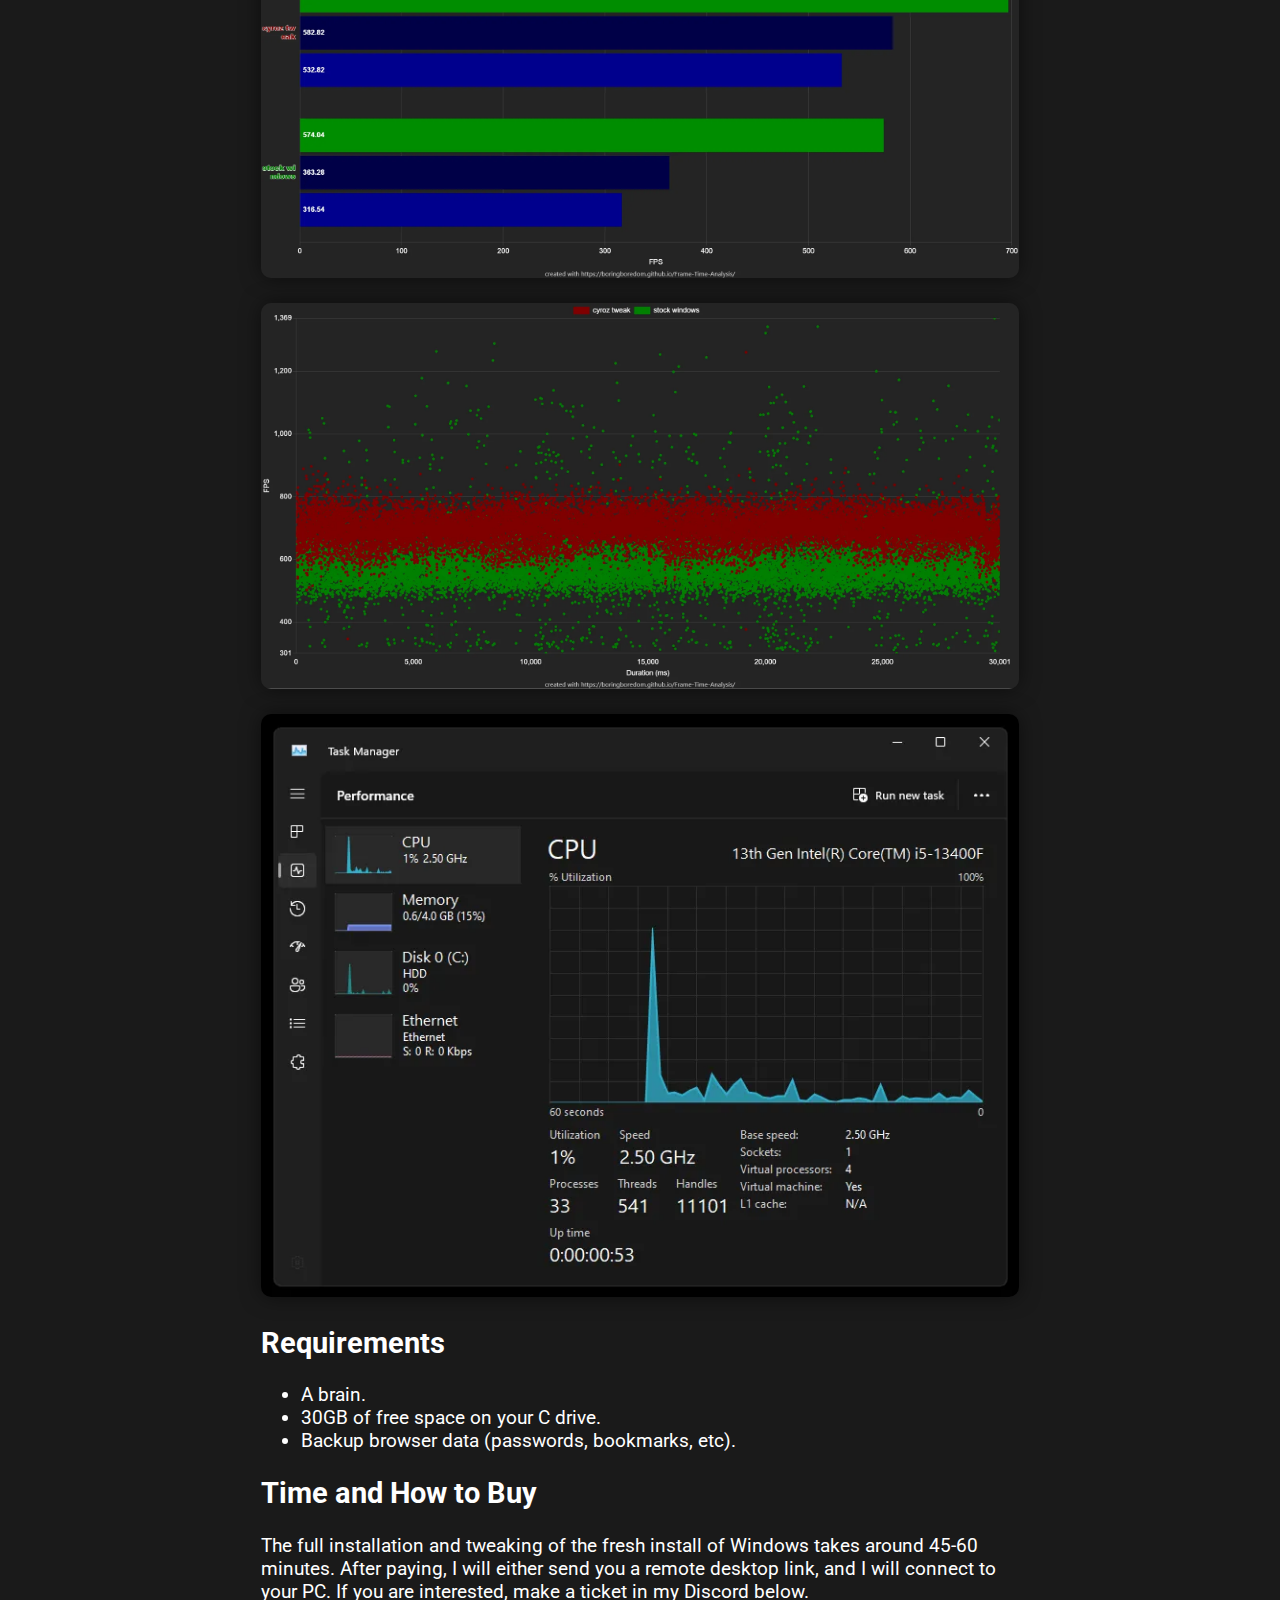
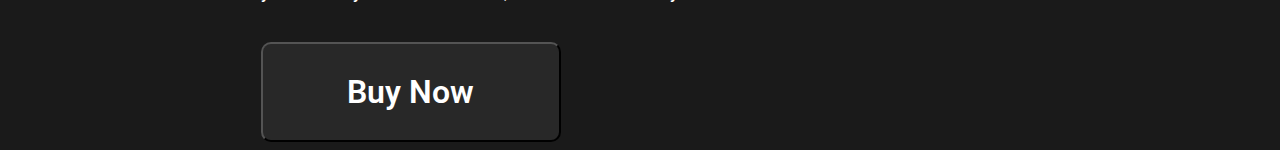
<file: tweak.html>
<!DOCTYPE html>
<html lang="en">
<head>
    <meta charset="UTF-8">
    <meta name="viewport" content="width=device-width, initial-scale=1.0">
    <title>cyroz tweak</title>
    <link rel="stylesheet" href="tweak.css">
    <link rel="preconnect" href="https://fonts.googleapis.com">
    <link rel="preconnect" href="https://fonts.gstatic.com" crossorigin>
    <link href="https://fonts.googleapis.com/css2?family=Roboto:ital,wght@0,100;0,300;0,400;0,500;0,700;0,900;1,100;1,300;1,400;1,500;1,700;1,900&display=swap" rel="stylesheet">
</head>
<body>
    <div class="banner">
        <img src="files/cyroz-circle.webp">
        <div>cyroz tweak</div>
    </div>
    <main>   
        <div class="content">
            <h2>Price</h2>
            <p>$10 (USD)</p>
            <h2>Payment Methods</h2>
            <ul>
                <li>Cash App</li>
                <li>PayPal</li>
                <li>Venmo</li>
                <li>Apple Cash</li>
                <li>Debit/Credit Card</li>
            </ul>
            <h2>What I do</h2>
            <p>Through remote desktop, I do the following:</p>
            <ul>
                <li>Determine whether your system would benefit from Windows 10 or 11.
                </li>
                <li>Download the latest Windows build, LAN drivers, graphics drivers, chipset drivers, etc.
                </li>
                <li>Fresh install Windows over your C: partition, while preserving your files.
                </li>
                <li>Install all of the latest drivers and dependencies on the new installation of Windows.
                </li>
                <ul>
                    <li>LAN</li>
                    <li>Graphics drivers</li>
                    <li>Chipset drivers</li>
                    <li>DirectX Runtime</li>
                    <li>Visual C++ Redistributables</li>
                    <li>.NET Dependencies</li>
                </ul>
                <li>Fully tweak the new installation of Windows.
                </li>
                <ul>
                    <li>APPX Package de-bloating.</li>
                    <li>Disable heavy Windows features.</li>
                    <li>All NVIDIA/AMD 3D settings.</li>
                    <li>Power plan.</li>
                    <li>Extensive Registry tweaks.</li>
                    <li>Timer Resolution service.</li>
                    <li>Services tuning.</li>
                    <li>Background tasks tuning.</li>
                    <li>Completely disable Windows Update (optional).</li>
                    <li>Completely disable Windows Security (optional).</li>
                    <li>And much more...</li>
                </ul>
                <li>Transfer all personal files, programs, and app-data from the old installation of Windows.
                </li>
                <li>Remove the old installation of Windows.
                </li>
            </ul>
            <h2>Performance Gains</h2>
            <p>Most users see a 30-70% improvement in FPS/latency, depending on how bloated and sluggish their previous installation of Windows was. Benchmarks that I have conducted are shown below:
            </p>
            <img src="/files/cyroz tweak 1.webp" alt="cyroz tweak">
            <img src="/files/cyroz tweak 2.webp" alt="cyroz tweak">
            <img src="files/Screenshot 2024-06-14 092526.webp" alt="cyroz tweak">
            <h2>Requirements</h2>
            <ul>
                <li>A brain.</li>
                <li>30GB of free space on your C drive.</li>
                <li>Backup browser data (passwords, bookmarks, etc).
                </li>
            </ul>
            <h2>Time and How to Buy</h2>
            <p>The full installation and tweaking of the fresh install of Windows takes around 45-60 minutes. After paying, I will either send you a remote desktop link, and I will connect to your PC. If you are interested, make a ticket in my Discord below. </p>
            <a href="https://discord.gg/xKWhA8Cg5k" target="_blank"><button>Buy Now</button></a>
        </div>
    </main>
</body>
</html>
</file>
<file: css/styles.css>
/* Page-specific styles for index.html — base styles are in base.css */

/* ===== AVATAR ===== */
.avatar-ring {
  width: 108px;
  height: 108px;
  margin: 0 auto 20px;
  border-radius: 50%;
  padding: 4px;
  background: linear-gradient(135deg, var(--gold), var(--gold-light), var(--gold));
  background-size: 200% 200%;
  animation: shimmer 4s ease-in-out infinite;
  box-shadow: 0 0 40px var(--gold-glow);
}

.avatar-ring img {
  width: 100%;
  height: 100%;
  border-radius: 50%;
  object-fit: cover;
  display: block;
}

@keyframes shimmer {

  0%,
  100% {
    background-position: 0% 50%;
  }

  50% {
    background-position: 100% 50%;
  }
}

/* ===== LINK GRID ===== */
.link-grid {
  display: grid;
  grid-template-columns: repeat(3, 1fr);
  gap: 16px;
}

/* ===== LINK CARD ===== */
.link-card {
  display: flex;
  flex-direction: column;
  align-items: center;
  justify-content: center;
  gap: 12px;
  padding: 28px 16px;
  background: var(--surface);
  border: 1px solid var(--border);
  border-radius: var(--radius);
  text-decoration: none;
  color: var(--text);
  transition: all var(--transition);
  backdrop-filter: blur(16px);
  -webkit-backdrop-filter: blur(16px);
  animation: fadeUp 0.5s ease-out both;
  animation-delay: calc(var(--delay) * 0.06s);
}

.link-card:hover {
  transform: translateY(-6px);
  border-color: var(--border-hover);
  background: rgba(255, 215, 0, 0.06);
  box-shadow: 0 16px 48px rgba(0, 0, 0, 0.5), 0 0 30px var(--gold-glow);
}

.link-card:active {
  transform: translateY(-2px);
}

/* ===== CARD ICON ===== */
.card-icon {
  width: 32px;
  height: 32px;
  color: var(--text-muted);
  transition: color var(--transition), transform var(--transition);
}

.link-card:hover .card-icon {
  color: var(--gold-light);
  transform: scale(1.1);
}

/* ===== CARD LABEL ===== */
.card-label {
  font-size: 0.85rem;
  font-weight: 600;
  letter-spacing: 0.02em;
  color: var(--text-muted);
  transition: color var(--transition);
}

.link-card:hover .card-label {
  color: #fff;
}

/* ===== RESPONSIVE ===== */
@media (max-width: 768px) {
  .link-card {
    backdrop-filter: none !important;
    -webkit-backdrop-filter: none !important;
    background: rgba(20, 20, 20, 0.8) !important;
  }
}

@media (max-width: 640px) {
  .avatar-ring {
    width: 80px;
    height: 80px;
  }

  .link-grid {
    grid-template-columns: repeat(2, 1fr);
    gap: 12px;
  }

  .link-card {
    padding: 22px 12px;
  }
}

@media (max-width: 380px) {
  .link-grid {
    grid-template-columns: 1fr;
  }
}
</file>
<file: css/setup.css>
/* Page-specific styles for setup.html — base styles are in base.css */

/* ===== SETUP GRID ===== */
.setup-grid {
  display: flex;
  flex-direction: column;
  gap: 12px;
  margin-bottom: 40px;
}

/* ===== SETUP ITEM ===== */
.setup-item {
  display: flex;
  align-items: center;
  gap: 16px;
  padding: 20px 24px;
  background: var(--surface);
  border: 1px solid var(--border);
  border-radius: var(--radius);
  transition: all var(--transition);
  backdrop-filter: blur(16px);
  -webkit-backdrop-filter: blur(16px);
  animation: fadeUp 0.5s ease-out both;
  animation-delay: calc(var(--delay) * 0.04s);
}

.setup-item:hover {
  transform: translateY(-3px);
  border-color: var(--border-hover);
  background: rgba(255, 215, 0, 0.06);
  box-shadow: 0 12px 36px rgba(0, 0, 0, 0.45), 0 0 24px var(--gold-glow);
}

/* ===== ITEM ICON ===== */
.item-icon {
  width: 24px;
  height: 24px;
  flex-shrink: 0;
  color: var(--text-muted);
  transition: color var(--transition);
}

.setup-item:hover .item-icon {
  color: var(--gold-light);
}

/* ===== ITEM CONTENT ===== */
.item-content {
  display: flex;
  align-items: baseline;
  gap: 8px;
  flex-wrap: wrap;
  min-width: 0;
}

.item-label {
  font-size: 0.85rem;
  font-weight: 600;
  color: var(--text-muted);
  white-space: nowrap;
  transition: color var(--transition);
}

.setup-item:hover .item-label {
  color: var(--text);
}

.item-content a {
  font-size: 0.95rem;
  font-weight: 500;
  color: var(--text);
  text-decoration: none;
  transition: color var(--transition);
  overflow: hidden;
  text-overflow: ellipsis;
}

.item-content a:hover {
  color: #fff;
}

/* ===== MOBILE ===== */
@media (max-width: 768px) {
  .setup-item {
    backdrop-filter: none !important;
    -webkit-backdrop-filter: none !important;
    background: rgba(20, 20, 20, 0.8) !important;
  }
}

/* ===== RESPONSIVE ===== */
@media (max-width: 640px) {
  .setup-item {
    padding: 16px 18px;
    gap: 12px;
  }

  .item-content a {
    font-size: 0.88rem;
  }

  .back-button {
    padding: 12px 24px;
    font-size: 0.85rem;
  }
}
</file>
<file: potato.css>
img {
    width: 100%;
    height: 100%;
}
</file>
<file: tweak.css>
body {
    background-color: rgb(26, 26, 26);
    font-family: Roboto;
    color: white;
    font-size: larger;
}

.banner {
  display: flex;
  align-items: center;
  justify-content: center;
  background-color: black;
  height: 300px;
  color: white;
  font-family: Roboto;
  font-weight: 900;
  font-size: 72px;
}

.banner img {
  height: 150px;
  margin-right: 40px;
}

.content {
  margin-top: 50px;
  margin-left: 20%;
  margin-right: 20%;
}

.content img {
  margin-top: 20px;
  max-width: 100%;
  height: auto;
  border-radius: 10px;
  box-shadow: 0px 0px 20px #00000080;
}

.content button {
  margin-top: 20px;
  height: 100px;
  width: 300px;
  font-family: Roboto;
  font-size: xx-large;
  font-weight: 600;
  border-radius: 10px;
  background-color: #36363680;
  color: white;
  outline-style: hidden;
}

.roboto-thin {
    font-family: "Roboto", sans-serif;
    font-weight: 100;
    font-style: normal;
  }
  
  .roboto-light {
    font-family: "Roboto", sans-serif;
    font-weight: 300;
    font-style: normal;
  }
  
  .roboto-regular {
    font-family: "Roboto", sans-serif;
    font-weight: 400;
    font-style: normal;
  }
  
  .roboto-medium {
    font-family: "Roboto", sans-serif;
    font-weight: 500;
    font-style: normal;
  }
  
  .roboto-bold {
    font-family: "Roboto", sans-serif;
    font-weight: 700;
    font-style: normal;
  }
  
  .roboto-black {
    font-family: "Roboto", sans-serif;
    font-weight: 900;
    font-style: normal;
  }
  
  .roboto-thin-italic {
    font-family: "Roboto", sans-serif;
    font-weight: 100;
    font-style: italic;
  }
  
  .roboto-light-italic {
    font-family: "Roboto", sans-serif;
    font-weight: 300;
    font-style: italic;
  }
  
  .roboto-regular-italic {
    font-family: "Roboto", sans-serif;
    font-weight: 400;
    font-style: italic;
  }
  
  .roboto-medium-italic {
    font-family: "Roboto", sans-serif;
    font-weight: 500;
    font-style: italic;
  }
  
  .roboto-bold-italic {
    font-family: "Roboto", sans-serif;
    font-weight: 700;
    font-style: italic;
  }
  
  .roboto-black-italic {
    font-family: "Roboto", sans-serif;
    font-weight: 900;
    font-style: italic;
  }
</file>
<file: css/base.css>
/* ===== RESET & BASE ===== */
*,
*::before,
*::after {
  margin: 0;
  padding: 0;
  box-sizing: border-box;
}

:root {
  color-scheme: dark;
  --bg: #050505;
  --surface: rgba(255, 215, 0, 0.03);
  --border: rgba(255, 215, 0, 0.08);
  --border-hover: rgba(255, 215, 0, 0.22);
  --text: #e8e8ed;
  --text-muted: #9e9484;
  --gold: #d4a012;
  --gold-light: #f0c040;
  --gold-glow: rgba(212, 160, 18, 0.25);
  --radius: 16px;
  --transition: 0.3s cubic-bezier(0.4, 0, 0.2, 1);
}

html {
  scroll-behavior: smooth;
}

body {
  font-family: 'Inter', -apple-system, BlinkMacSystemFont, 'Segoe UI', sans-serif;
  background: var(--bg);
  color: var(--text);
  min-height: 100vh;
  overflow-x: hidden;
  -webkit-font-smoothing: antialiased;
}

/* ===== ANIMATED BACKGROUND ===== */
.bg-canvas {
  position: fixed;
  inset: 0;
  z-index: 0;
  overflow: hidden;
  background: var(--bg);
}

.glow {
  position: absolute;
  border-radius: 50%;
  filter: blur(80px);
  pointer-events: none;
  opacity: 0.35;
  will-change: transform;
  transform: translateZ(0);
}

.glow-1 {
  width: 600px;
  height: 600px;
  background: radial-gradient(circle, rgba(212, 160, 18, 0.4) 0%, transparent 70%);
  top: -200px;
  left: -150px;
  animation: drift1 12s ease-in-out infinite alternate;
}

.glow-2 {
  width: 500px;
  height: 500px;
  background: radial-gradient(circle, rgba(255, 200, 50, 0.3) 0%, transparent 70%);
  bottom: -180px;
  right: -120px;
  animation: drift2 14s ease-in-out infinite alternate;
}

.glow-3 {
  width: 400px;
  height: 400px;
  background: radial-gradient(circle, rgba(180, 130, 10, 0.25) 0%, transparent 70%);
  top: 40%;
  left: 50%;
  transform: translate(-50%, -50%);
  animation: drift3 10s ease-in-out infinite alternate;
}

.glow-cursor {
  position: fixed;
  width: 400px;
  height: 400px;
  border-radius: 50%;
  background: radial-gradient(circle, rgba(255, 215, 0, 0.12) 0%, transparent 70%);
  pointer-events: none;
  z-index: 0;
  filter: blur(50px);
  will-change: transform;
  transform: translateZ(0);
}

@keyframes drift1 {
  0%   { transform: translate(0, 0) scale(1); }
  50%  { transform: translate(80px, 60px) scale(1.15); }
  100% { transform: translate(-40px, 100px) scale(0.95); }
}

@keyframes drift2 {
  0%   { transform: translate(0, 0) scale(1); }
  50%  { transform: translate(-70px, -50px) scale(1.1); }
  100% { transform: translate(60px, -80px) scale(0.9); }
}

@keyframes drift3 {
  0%   { transform: translate(-50%, -50%) scale(1); }
  50%  { transform: translate(-40%, -60%) scale(1.2); }
  100% { transform: translate(-60%, -40%) scale(0.85); }
}

/* ===== CONTAINER ===== */
.container {
  position: relative;
  z-index: 1;
  max-width: 700px;
  margin: 0 auto;
  padding: 60px 24px 80px;
}

/* ===== HERO ===== */
.hero {
  text-align: center;
  margin-bottom: 48px;
  animation: fadeDown 0.6s ease-out both;
}

.hero h1 {
  font-size: 3rem;
  font-weight: 800;
  letter-spacing: -0.04em;
  background: linear-gradient(135deg, #fff 20%, var(--gold-light) 50%, #fff 80%);
  background-size: 200% auto;
  -webkit-background-clip: text;
  -webkit-text-fill-color: transparent;
  background-clip: text;
  animation: textShimmer 6s ease-in-out infinite;
}

.hero p {
  margin-top: 12px;
  font-size: 0.95rem;
  color: var(--text-muted);
  font-weight: 500;
}

@keyframes textShimmer {
  0%, 100% { background-position: 0% center; }
  50%       { background-position: 200% center; }
}

/* ===== ANIMATIONS ===== */
@keyframes fadeUp {
  from { opacity: 0; transform: translateY(20px); }
  to   { opacity: 1; transform: translateY(0); }
}

@keyframes fadeDown {
  from { opacity: 0; transform: translateY(-20px); }
  to   { opacity: 1; transform: translateY(0); }
}

/* ===== BACK BUTTON ===== */
.back-wrapper {
  text-align: center;
}

.back-button {
  display: inline-flex;
  align-items: center;
  gap: 8px;
  padding: 14px 28px;
  background: var(--surface);
  border: 1px solid var(--border);
  border-radius: var(--radius);
  text-decoration: none;
  color: var(--text-muted);
  font-weight: 600;
  font-size: 0.9rem;
  transition: all var(--transition);
  animation: fadeUp 0.5s ease-out 0.6s both;
}

.back-button:hover {
  color: #fff;
  background: rgba(255, 215, 0, 0.06);
  border-color: var(--border-hover);
  transform: translateY(-2px);
  box-shadow: 0 8px 24px rgba(0, 0, 0, 0.4), 0 0 16px var(--gold-glow);
}

/* ===== SCROLLBAR ===== */
::-webkit-scrollbar {
  width: 6px;
}

::-webkit-scrollbar-track {
  background: transparent;
}

::-webkit-scrollbar-thumb {
  background: rgba(255, 215, 0, 0.15);
  border-radius: 3px;
}

::-webkit-scrollbar-thumb:hover {
  background: rgba(255, 215, 0, 0.3);
}

/* ===== RESPONSIVE ===== */
@media (max-width: 768px) {
  .glow {
    filter: blur(50px);
    opacity: 0.2;
  }
  .glow-1 { width: 400px; height: 400px; }
  .glow-2 { width: 300px; height: 300px; }
  .glow-3 { width: 250px; height: 250px; }
}

@media (max-width: 640px) {
  .container {
    padding: 40px 16px 60px;
  }
  .hero h1 {
    font-size: 2.2rem;
  }
}
</file>
